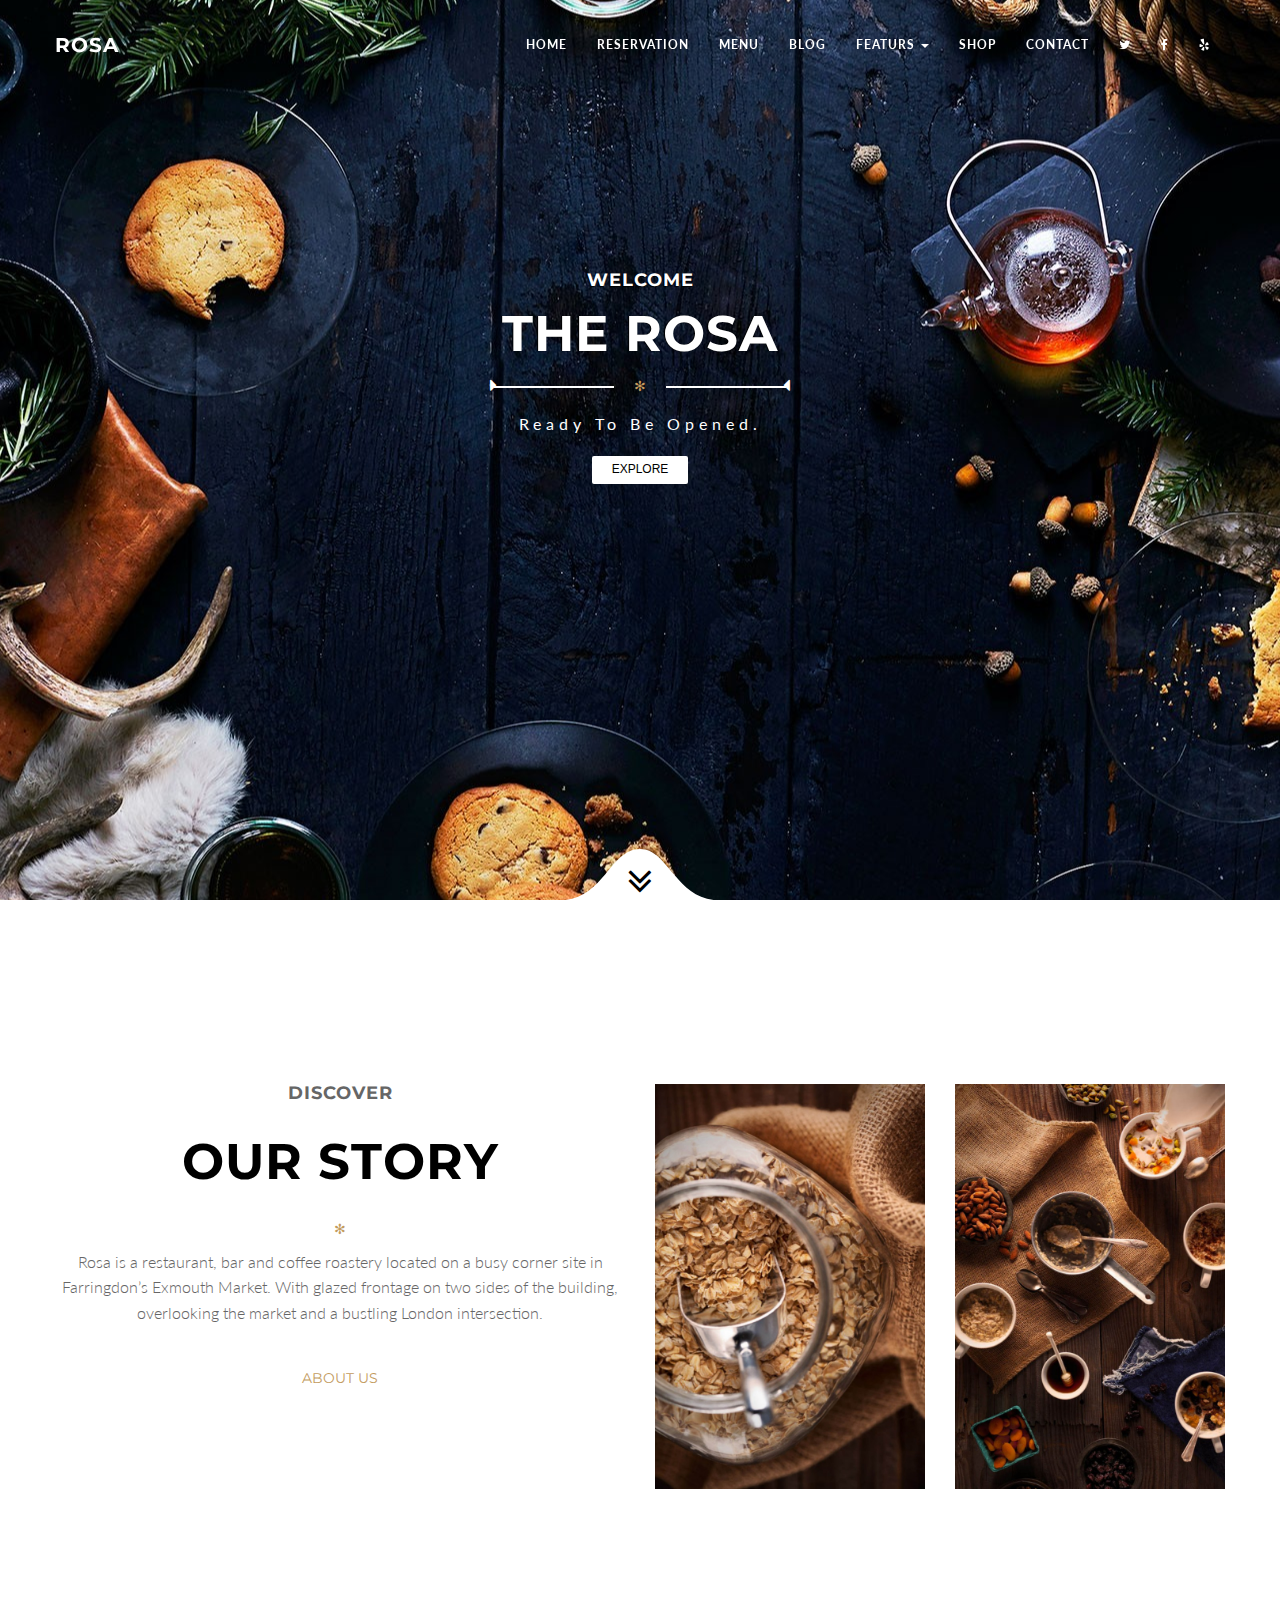
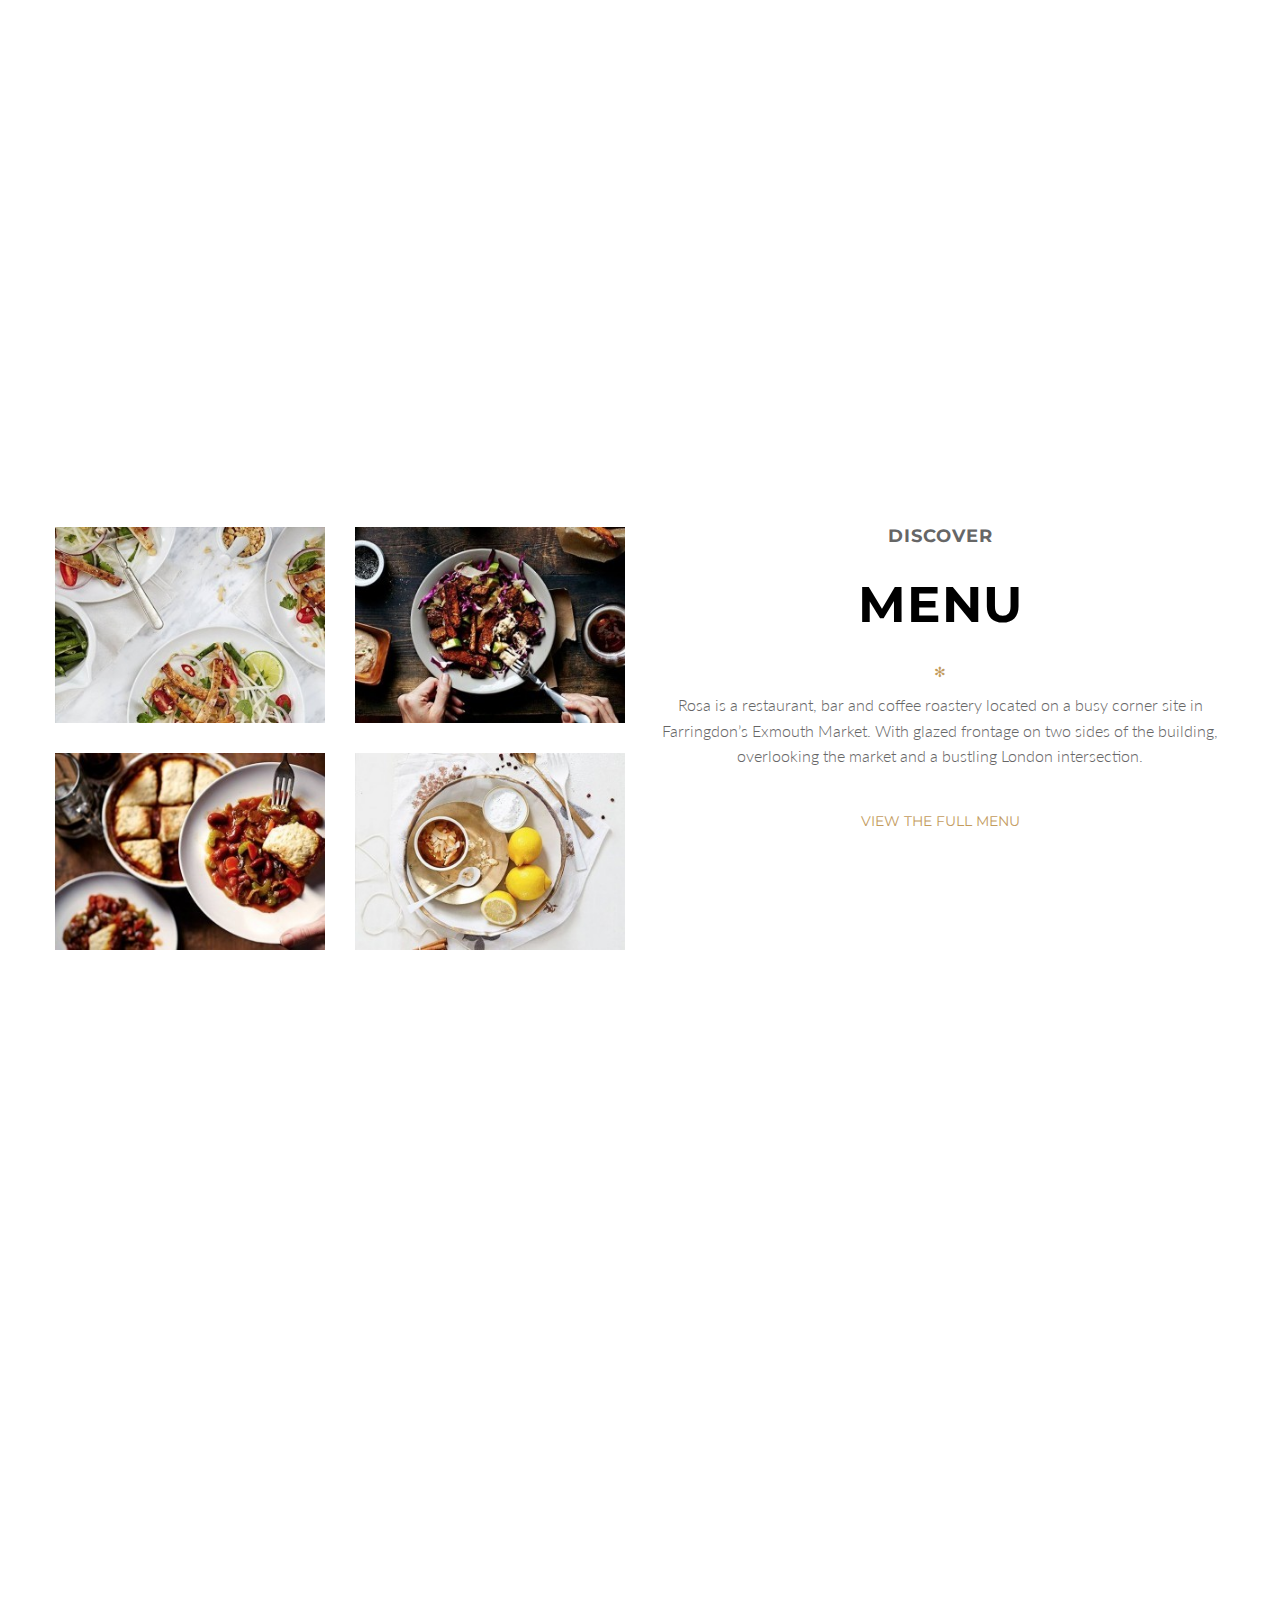
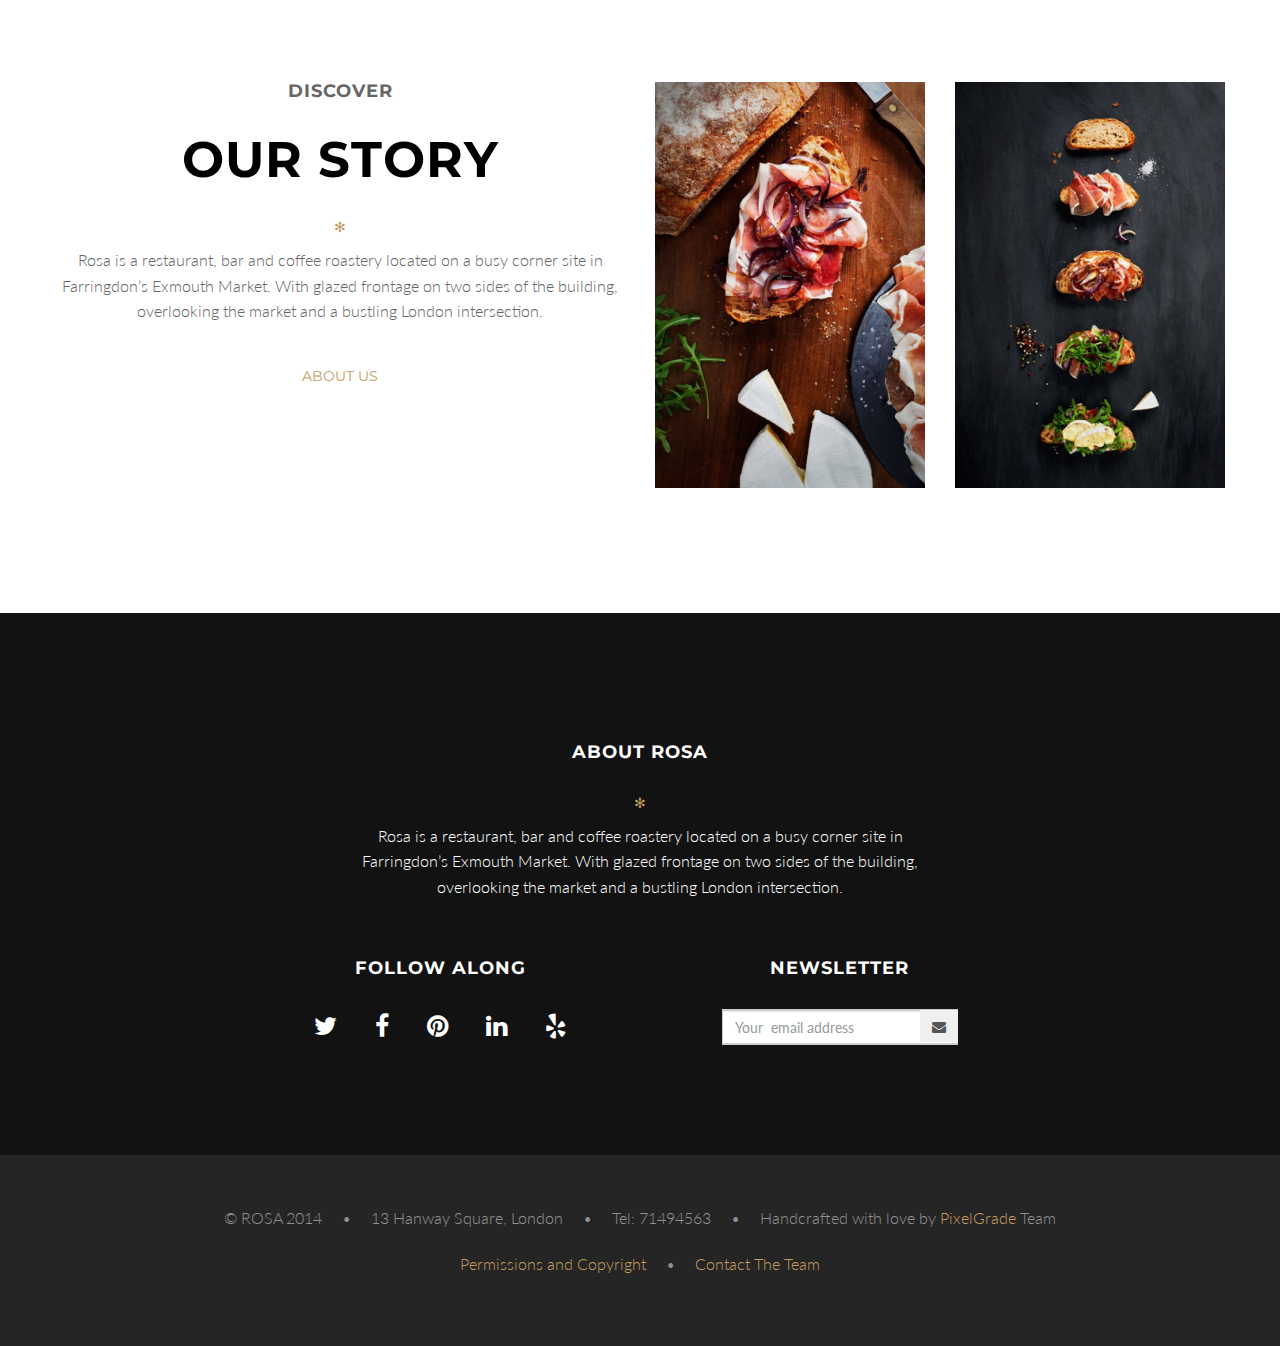
<file: index.html>
<!DOCTYPE html>
<html lang="en">

<head>
    <meta charset="utf-8">
    <meta name="viewport" content="width=device-width, initial-scale=1.0">
    <meta name="description" content="">
    <meta name="author" content="">

    <title>Rosa | Tanzil</title>

    

    <!-- Fonts -->
    <link rel="stylesheet" href="css/font-awesome.min.css">
    <!-- Bootstrap Core CSS -->
    <link rel="stylesheet" href="https://maxcdn.bootstrapcdn.com/bootstrap/3.3.4/css/bootstrap.min.css">
	<link href="css/animate.min.css" rel="stylesheet" />
    <!-- Squad theme CSS -->
    <link href="style.css" rel="stylesheet">
	<link href="css/default.css" rel="stylesheet">

</head>

<body  data-spy="scroll" >
	<!-- Preloader -->
	<div id="preloader">
	  <div class=""><i class="fa fa-circle-o-notch fa-spin"></i></div>
	</div>

	
    <nav class="navbar navbar-custom navbar-fixed-top" role="navigation">
        <div class="container">
            <div class="navbar-header page-scroll">
                <button type="button" class="navbar-toggle" data-toggle="collapse" data-target=".navbar-main-collapse">
                    <i class="fa fa-bars"></i>
                </button>
                <a class="navbar-brand" href="index.html">
                    <h1>Rosa</h1>
                </a>
            </div>

			<!-- Collect the nav links, forms, and other content for toggling -->
			<div class="collapse navbar-collapse navbar-right navbar-main-collapse">
				<ul class="nav navbar-nav">
					<li class="active"><a href="#intro">Home</a></li>
					<li><a href="#about">Reservation</a></li>
					<li><a href="#menu">Menu</a></li>
					<li><a href="#delight">Blog</a></li>
					<li class="dropdown"><a href="" class="dropdown-toggle" type="button" id="dropdownMenu1" data-toggle="dropdown" aria-expanded="true">Featurs <span class="caret"></span></a>
						<ul class="dropdown-menu" role="menu" aria-labelledby="dropdownMenu1">
							<li><a href="pages/reservation.html" target="_blank"> Reservation</a></li>
							<li><a href="pages/menu.html" target="_blank">Menu</a></li>
							<li><a href="#">Typography</a></li>
							<li><a href="#">Grid System</a></li>
						</ul>
					</li>
					<li><a href="">Shop</a></li>
					<li><a href="#contact">Contact</a></li>
					<li><a href=""><i class="fa fa-twitter"></i></a></li>
					<li><a href=""><i class="fa fa-facebook"></i></a></li>
					<li><a href=""><i class="fa fa-yelp"></i></a></li>
				</ul>  
			</div><!-- /.navbar-collapse -->
        </div><!-- /.container -->
    </nav>

	<!-- Section: intro -->
    <section id="intro" class="intro">
		<div class="slogan">
			<h4>WELCOME</h4>
			<h2>The Rosa</h2>
			<div class="line">
				<div class="star">✻</div>
				<i class="fa fa-caret-right pull-left"></i><div class="line-left pull-left"></div>
				<div class="line-right pull-right"></div><i class="fa fa-caret-left pull-right"></i>
			</div>
			<p>Ready To Be Opened.</p>
			<a href="" class="btn btn-default">Explore</a>
		</div>

		<!-- path -->
		<svg id="Layer_1" class="blurp--bottom" xml:space="preserve" enable-background="new 0 0 160.7 61.5" viewBox="0 0 160.7 61.5" y="0px" x="0px" xmlns:xlink="http://www.w3.org/1999/xlink" xmlns="http://www.w3.org/2000/svg" version="1.1" height="61" width="192" >

		<path fill="#FFFFFF" d="M80.3,62.5c0,0,22.1-2.7,43.1-5.4s41-5.4,36.6-5.4c-21.7,0-34.1-12.7-44.9-25.4S95.3,0,80.3,0c-15,0-24.1,12.7-34.9,25.4S22.3,50.8,0.6,51.8c-4.3,0-6.5,0,3.5,1.3S36.2,56.1,80.3,61.5z">
		<!--/. path -->

		<div class="page-scroll">
			<a href="#about" class="btn-circle">
				<i class="fa fa-angle-double-down animated"></i>
			</a>
		</div>
    </section><!-- /Section: intro -->
	

	<!-- Section: about -->
    <section id="about" class="home-section text-center">
		<div class="heading-about">
			<div class="container">
				<div class="row">
					<div class="col-lg-8 col-lg-offset-2">
						<div class="wow bounceInDown" data-wow-delay="0.4s">
							<div class="section-heading">
								<h2>About us</h2>
							</div>
						</div>
					</div>
				</div>
			</div>
		</div>
		
		<div class="container">
			<div class="row">
				<div class="col-md-6 text-center">
					<h4>DISCOVER</h4>
					<h2>OUR STORY</h2>
					<div class="star">✻</div>
					<p>
						Rosa is a restaurant, bar and coffee roastery located on a busy corner site in Farringdon’s Exmouth Market. With glazed frontage on two sides of the building, overlooking the market and a bustling London intersection.
					</p>
					<div class="text-center">
						<a href="" class="btn btn-link">About Us</a>
					</div>
				</div>
				<div class="col-md-3">
					<div class="img-scale">
						<a href=""><img src="images/story1.jpg" alt="" class="img-responsive"></a>
					</div>
				</div>
				<div class="col-md-3">
					<div class="img-scale">
						<a href=""><img src="images/story2.jpg" alt="" class="img-responsive"></a>
					</div>
				</div>
				
			</div>
		</div>
	</section>
	<!-- /Section: about -->
	
	<section class="container-fluid">
		<div  id="recipies">
			<div class="heading-about text-center">
				<div class="container">
					<div class="row">
						<div class="col-lg-8 col-lg-offset-2">
							<div class="wow bounceInDown" data-wow-delay="0.4s">
								<div class="section-heading">
									<h4>Tasteful</h4>
									<h2>RECIPES</h2>
								</div>
							</div>
						</div>
					</div>
				</div>
			</div>
		</div><!--  #recipies -->
	</section><!--  #recipies -->

	<section id="menu">
		<div class="container">
			<div class="heading-about text-center">
				<div class="container">
					<div class="row">
						<div class="col-lg-8 col-lg-offset-2">
							<div class="wow bounceInDown" data-wow-delay="0.4s">
								<div class="section-heading">
									<h2>MENU</h2>
								</div>
							</div>
						</div>
					</div>
				</div>
			</div>
			<div class="row">
				<div class="col-sm-6">
					<div class="row">
						<div class="col-sm-6">
							<div class="img-scale">
								<a href=""><img src="images/menu1.jpg" alt="" class="img-responsive"></a>
							</div>
						</div>
						<div class="col-sm-6">
							<div class="img-scale">
								<a href=""><img src="images/menu2.jpg" alt="" class="img-responsive"></a>
							</div>
						</div>
					</div>
					<div class="row">
						<div class="col-sm-6">
							<div class="img-scale">
								<a href=""><img src="images/menu3.jpg" alt="" class="img-responsive"></a>
							</div>
						</div>
						<div class="col-sm-6">
							<div class="img-scale">
								<a href=""><img src="images/menu4.jpg" alt="" class="img-responsive"></a>
							</div>
						</div>
					</div>
				</div>
				<div class="col-sm-6 text-center">
					<h4>DISCOVER</h4>
					<h2>MENU</h2>
					<div class="star">✻</div>
					<p>
						Rosa is a restaurant, bar and coffee roastery located on a busy corner site in Farringdon’s Exmouth Market. With glazed frontage on two sides of the building, overlooking the market and a bustling London intersection.
					</p>
					<div class="text-center">
						<a href="" class="btn btn-link">View The Full Menu</a>
					</div>
				</div>
			</div>
		</div>
	</section> <!-- #menu -->

	<section id="blend">
		<div class="container-fluid">
			<div class="heading-about text-center">
				<div class="container">
					<div class="row">
						<div class="col-lg-8 col-lg-offset-2">
							<div class="wow bounceInDown" data-wow-delay="0.4s">
								<div class="section-heading">
									<h4>The Perfect</h4>
									<h2>BLEND</h2>
								</div>
							</div>
						</div>
					</div>
				</div>
			</div>
		</div>
	</section> <!-- #blend -->

	<section id="delight">
		<div class="heading-about text-center">
			<div class="container">
				<div class="row">
					<div class="col-lg-8 col-lg-offset-2">
						<div class="wow bounceInDown" data-wow-delay="0.4s">
							<div class="section-heading">
								<h2>DELIGHT</h2>
							</div>
						</div>
					</div>
				</div>
			</div>
		</div>
		<div class="container">
			<div class="row">
				<div class="col-md-6 text-center">
					<h4>DISCOVER</h4>
					<h2>OUR STORY</h2>
					<div class="star">✻</div>
					<p>
						Rosa is a restaurant, bar and coffee roastery located on a busy corner site in Farringdon’s Exmouth Market. With glazed frontage on two sides of the building, overlooking the market and a bustling London intersection.
					</p>
					<div class="text-center">
						<a href="" class="btn btn-link">About Us</a>
					</div>
				</div>
				<div class="col-md-3">
					<div class="img-scale">
						<a href=""><img src="images/delight1.jpg" alt="delight1.jpg" class="img-responsive"></a>
					</div>
				</div>
				<div class="col-md-3">
					<div class="img-scale">
						<a href=""><img src="images/delight2.jpg" alt="delight1.jpg" class="img-responsive"></a>
					</div>
				</div>
			</div>
		</div>
	</section><!-- #delight -->

	<section id="footer-top">
		<div class="container">
			<div class="row">
				<div class="col-md-6 col-md-offset-3 text-center">
					<h4>ABOUT ROSA</h4>
					<div class="star">✻</div>
					<p>
						Rosa is a restaurant, bar and coffee roastery located on a busy corner site in Farringdon’s Exmouth Market. With glazed frontage on two sides of the building, overlooking the market and a bustling London intersection.
					</p>
				</div>
			</div>
			<div class="row">
				<div class="col-md-8 col-md-offset-2">
					<div class="row">
						<div class="col-md-6 text-center">
							<h4>Follow Along</h4>
							<div class="social-icon">
								<a href="" class="fa fa-twitter"></a>
								<a href="" class="fa fa-facebook"></a>
								<a href="" class="fa fa-pinterest"></a>
								<a href="" class="fa fa-linkedin"></a>
								<a href="" class="fa fa-yelp"></a>
							</div>
						</div>
						<div class="col-md-4 col-md-offset-1 text-center">
							<h4>Newsletter</h4>
							<form action="">
								<div class="input-group">
	                                <span class="input-group-addon">
		                                <input type="email" class="form-control" id="email" placeholder="Your  email address" required="required" />
		                                <button class="submit" type="submit">
											<i class="fa fa-envelope"></i>
										</button>
									</span>
	                            </div>
							</form>
						</div>
					</div>
				</div>
			</div>
		</div>
	</section><!-- #footer-top -->

	<section id="footer-bottom">
		<div class="container">
			<div class="row">
				<div class="col-md-12 text-center">
					<p>
						© ROSA 2014   &nbsp; &nbsp;  •  &nbsp; &nbsp;    
						13 Hanway Square, London   &nbsp; &nbsp;  •  &nbsp; &nbsp;    
						Tel: 71494563   &nbsp; &nbsp;  •  &nbsp; &nbsp;   
						 Handcrafted with love by <a href="">PixelGrade</a> Team
					</p>
					<p>
						<a href="">Permissions and Copyright</a> &nbsp; &nbsp;  •  &nbsp; &nbsp; 
						<a href="">Contact The Team</a>
					</p>
				</div>
			</div>
		</div>
	</section><!-- footer-bottom -->
	

	

	

<a id="back-to-top" href="body" class="btn-primary btn-lg back-to-top wow bounceInDown" data-wow-delay="0.4s"  role="button"  ><span style="color:#fff;" class="fa fa-chevron-up"></span>
</a>

    <!-- Core JavaScript Files -->
    <script src="https://code.jquery.com/jquery-1.11.1.min.js"></script>
    <script src="https://maxcdn.bootstrapcdn.com/bootstrap/3.3.4/js/bootstrap.min.js"></script>
    <script src="js/smoothscroll.js"></script>
    <script src="js/jquery.easing.js"></script>	
	<script src="js/jquery.parllax.js"></script>
	<script src="js/wow.min.js"></script>
    <!-- Custom Theme JavaScript -->
    <script src="js/custom.js"></script>

</body>

</html>
</file>
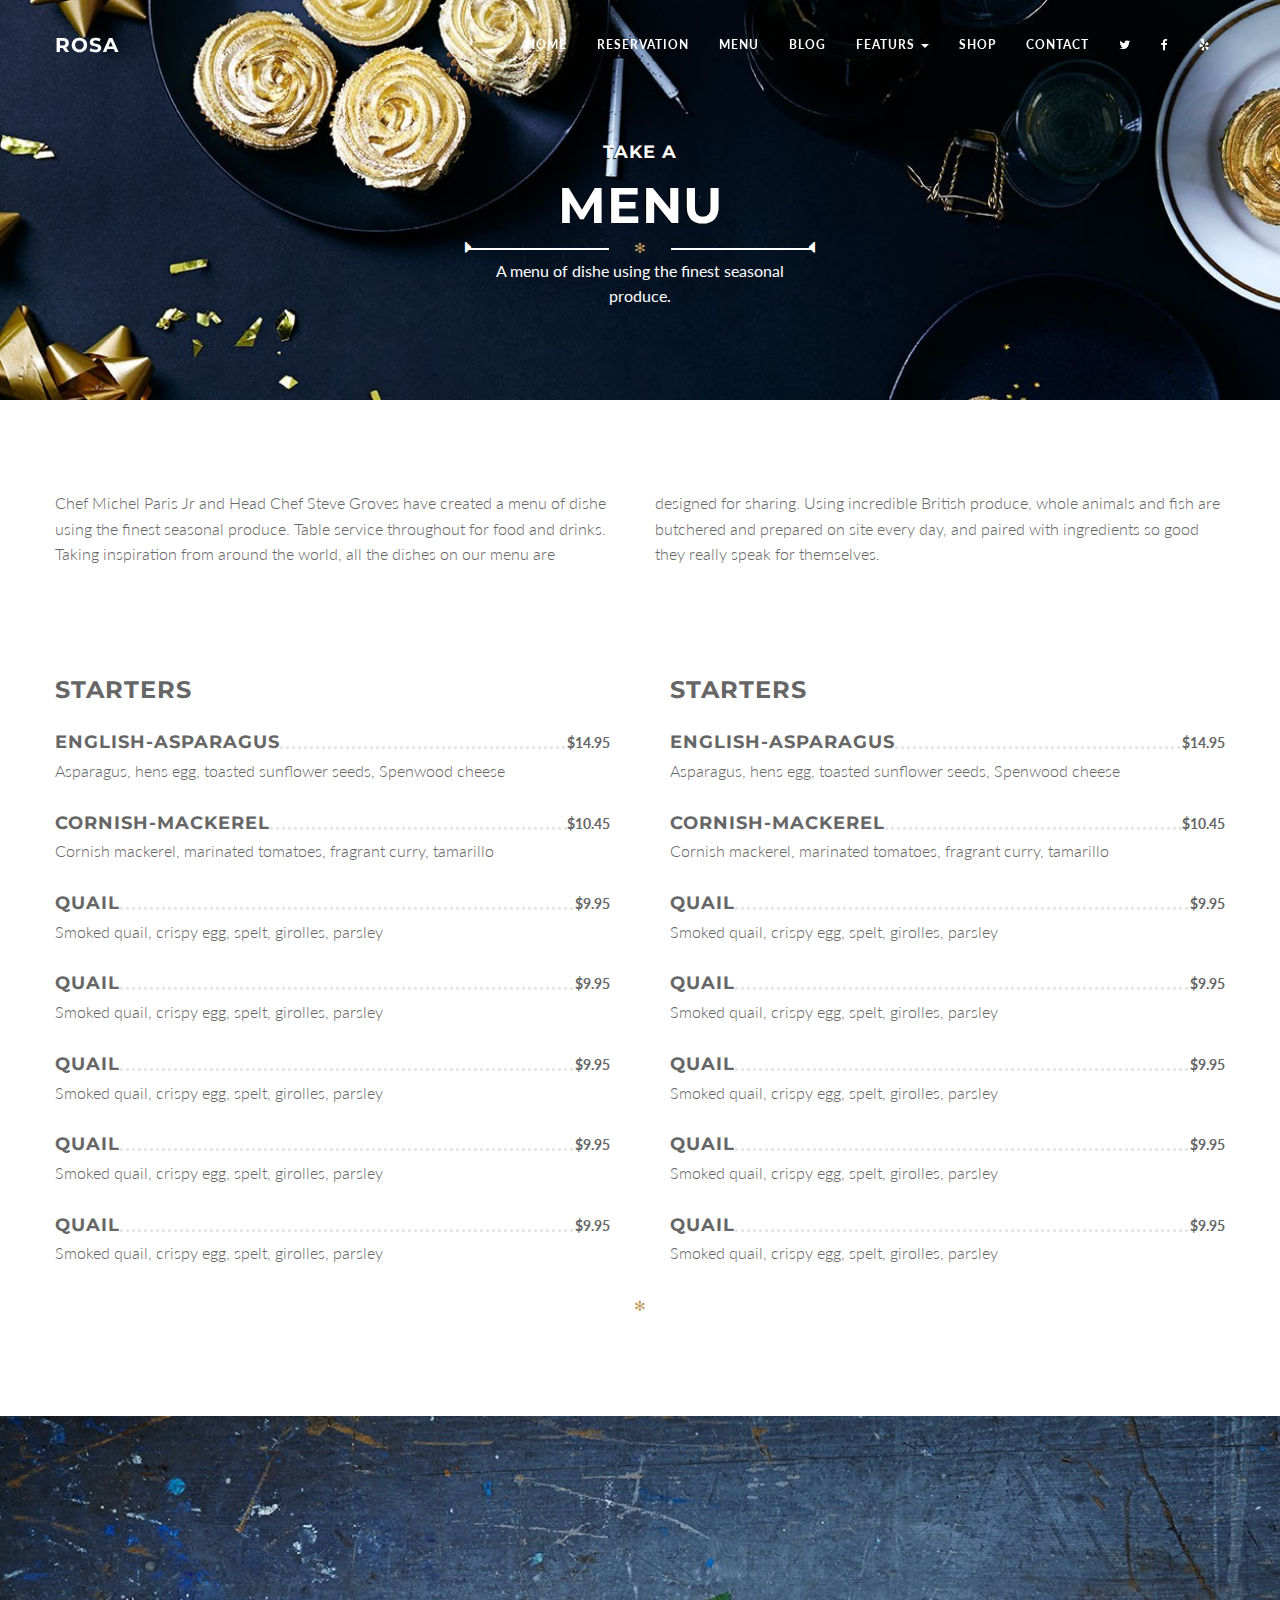
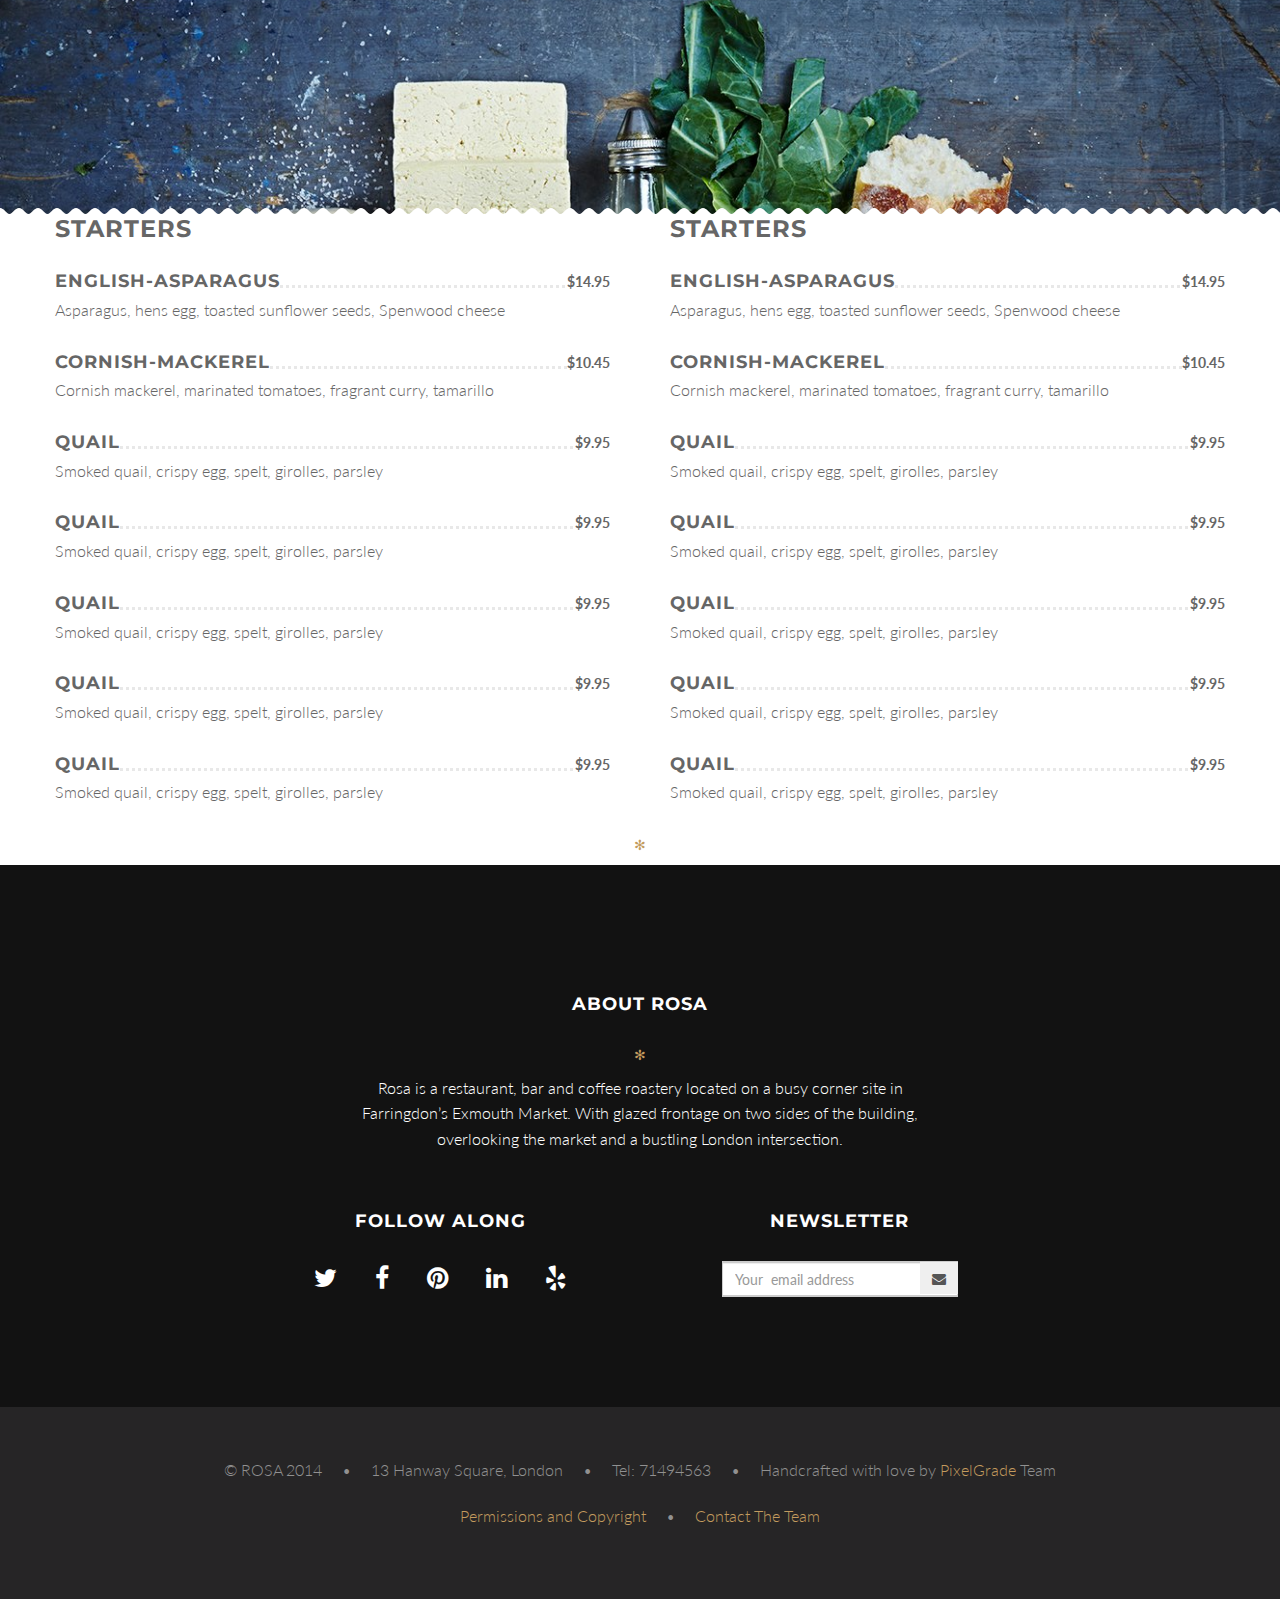
<file: pages/menu.html>
<!DOCTYPE html>
<html lang="en">

<head>
    <meta charset="utf-8">
    <meta name="viewport" content="width=device-width, initial-scale=1.0">
    <meta name="description" content="">
    <meta name="author" content="">

    <title>Rosa | Menu</title>

    <!-- Fonts -->
    <link href='http://fonts.googleapis.com/css?family=Droid+Sans:400,700|Open+Sans:400,300,300italic,400italic,600,600italic,700,700italic,800,800italic' rel='stylesheet' type='text/css'>
    <!-- Bootstrap Core CSS -->
    <link href="../css/bootstrap.min.css" rel="stylesheet" type="text/css">
    <link rel="stylesheet" href="http://maxcdn.bootstrapcdn.com/font-awesome/4.3.0/css/font-awesome.min.css">
	<link href="../css/animate.min.css" rel="stylesheet" />
    <!-- Squad theme CSS -->
    <link href="../style.css" rel="stylesheet">
	<link href="../css/default.css" rel="stylesheet">

</head>

<body  data-spy="scroll" >
	<!-- Preloader -->
	<div id="preloader">
	  <div id="load"></div>
	</div>

	
    <nav class="navbar navbar-custom navbar-fixed-top" role="navigation">
        <div class="container">
            <div class="navbar-header page-scroll">
                <button type="button" class="navbar-toggle" data-toggle="collapse" data-target=".navbar-main-collapse">
                    <i class="fa fa-bars"></i>
                </button>
                <a class="navbar-brand" href="../index.html">
                    <h1>Rosa</h1>
                </a>
            </div>

			<!-- Collect the nav links, forms, and other content for toggling -->
			<div class="collapse navbar-collapse navbar-right navbar-main-collapse">
				<ul class="nav navbar-nav">
					<li class="active"><a href="#intro">Home</a></li>
					<li><a href="#about">Reservation</a></li>
					<li><a href="#menu">Menu</a></li>
					<li><a href="#delight">Blog</a></li>
					<li class="dropdown"><a href="" class="dropdown-toggle" type="button" id="dropdownMenu1" data-toggle="dropdown" aria-expanded="true">Featurs <span class="caret"></span></a>
						<ul class="dropdown-menu" role="menu" aria-labelledby="dropdownMenu1">
							<li><a href="#">One page</a></li>
							<li><a href="#">ShortCode</a></li>
							<li><a href="#">Typography</a></li>
							<li><a href="#">Grid System</a></li>
						</ul>
					</li>
					<li><a href="">Shop</a></li>
					<li><a href="#contact">Contact</a></li>
					<li><a href=""><i class="fa fa-twitter"></i></a></li>
					<li><a href=""><i class="fa fa-facebook"></i></a></li>
					<li><a href=""><i class="fa fa-yelp"></i></a></li>
				</ul>  
			</div><!-- /.navbar-collapse -->
        </div><!-- /.container -->
    </nav>

	<!-- #menu-intro -->
    <section id="menu-intro" class="menu-intro">
		<div class="slogan" id="line">
			<h4>Take a</h4>
			<h2>Menu</h2>
			<div class="line" >
				<div class="star">✻</div>
				<i class="fa fa-caret-right pull-left"></i><div class="line-left pull-left"></div>
				<div class="line-right pull-right"></div><i class="fa fa-caret-left pull-right"></i>
			</div>
			<p>A menu of dishe using the finest seasonal produce. </p>
		</div>
    </section><!-- /#menu-intro -->

	
	<section id="content">
		<div class="container">
			<div class="row">
				<div class="col-sm-6">
					<p>
						Chef Michel Paris Jr and Head Chef Steve Groves have created a menu of dishe using the finest seasonal produce. Table service throughout for food and drinks. Taking inspiration from around the world, all the dishes on our menu are
					</p>
				</div>
				<div class="col-sm-6">
					<p>
						designed for sharing. Using incredible British produce, whole animals and fish are butchered and prepared on site every day, and paired with ingredients so good they really speak for themselves.
					</p>
				</div>
			</div>
		</div>
	</section>
	

	<section id="food-menu">
		<div class="container">
			<div class="row">
				<div class="col-sm-6 first-menu">
					<h3>Starters</h3>
					<div class="single-items">
						<div class="single-price">
							<h4>English-asparagus</h4>
								<i></i>
							<b>$14.95</b>
						</div>
						<p>Asparagus, hens egg, toasted sunflower seeds, Spenwood cheese</p>
					</div>
					<div class="single-items">
						<div class="single-price">
							<h4>Cornish-mackerel</h4>
								<i></i>
							<b>$10.45</b>
						</div>
						<p>Cornish mackerel, marinated tomatoes, fragrant curry, tamarillo</p>
					</div>
					<div class="single-items">
						<div class="single-price">
							<h4>Quail</h4>
								<i></i>
							<b>$9.95</b>
						</div>
						<p>Smoked quail, crispy egg, spelt, girolles, parsley</p>
					</div>
					<div class="single-items">
						<div class="single-price">
							<h4>Quail</h4>
								<i></i>
							<b>$9.95</b>
						</div>
						<p>Smoked quail, crispy egg, spelt, girolles, parsley</p>
					</div>
					<div class="single-items">
						<div class="single-price">
							<h4>Quail</h4>
								<i></i>
							<b>$9.95</b>
						</div>
						<p>Smoked quail, crispy egg, spelt, girolles, parsley</p>
					</div>
					<div class="single-items">
						<div class="single-price">
							<h4>Quail</h4>
								<i></i>
							<b>$9.95</b>
						</div>
						<p>Smoked quail, crispy egg, spelt, girolles, parsley</p>
					</div>
					<div class="single-items">
						<div class="single-price">
							<h4>Quail</h4>
								<i></i>
							<b>$9.95</b>
						</div>
						<p>Smoked quail, crispy egg, spelt, girolles, parsley</p>
					</div>
				</div>

				<div class="col-sm-6 second-menu">
					<h3>Starters</h3>
					<div class="single-items">
						<div class="single-price">
							<h4>English-asparagus</h4>
								<i></i>
							<b>$14.95</b>
						</div>
						<p>Asparagus, hens egg, toasted sunflower seeds, Spenwood cheese</p>
					</div>
					<div class="single-items">
						<div class="single-price">
							<h4>Cornish-mackerel</h4>
								<i></i>
							<b>$10.45</b>
						</div>
						<p>Cornish mackerel, marinated tomatoes, fragrant curry, tamarillo</p>
					</div>
					<div class="single-items">
						<div class="single-price">
							<h4>Quail</h4>
								<i></i>
							<b>$9.95</b>
						</div>
						<p>Smoked quail, crispy egg, spelt, girolles, parsley</p>
					</div>
					<div class="single-items">
						<div class="single-price">
							<h4>Quail</h4>
								<i></i>
							<b>$9.95</b>
						</div>
						<p>Smoked quail, crispy egg, spelt, girolles, parsley</p>
					</div>
					<div class="single-items">
						<div class="single-price">
							<h4>Quail</h4>
								<i></i>
							<b>$9.95</b>
						</div>
						<p>Smoked quail, crispy egg, spelt, girolles, parsley</p>
					</div>
					<div class="single-items">
						<div class="single-price">
							<h4>Quail</h4>
								<i></i>
							<b>$9.95</b>
						</div>
						<p>Smoked quail, crispy egg, spelt, girolles, parsley</p>
					</div>
					<div class="single-items">
						<div class="single-price">
							<h4>Quail</h4>
								<i></i>
							<b>$9.95</b>
						</div>
						<p>Smoked quail, crispy egg, spelt, girolles, parsley</p>
					</div>
				</div>
				<div class="star text-center">✻</div>
			</div><!-- row -->
		</div>
	</section> <!-- /#food-menu -->
	
	
	<section id="section-img">
	
	</section><!-- /section-img -->


	<section id="second-food-menu">
		<div class="container">
			<div class="row">
				<div class="col-sm-6 first-menu">
					<h3>Starters</h3>
					<div class="single-items">
						<div class="single-price">
							<h4>English-asparagus</h4>
								<i></i>
							<b>$14.95</b>
						</div>
						<p>Asparagus, hens egg, toasted sunflower seeds, Spenwood cheese</p>
					</div>
					<div class="single-items">
						<div class="single-price">
							<h4>Cornish-mackerel</h4>
								<i></i>
							<b>$10.45</b>
						</div>
						<p>Cornish mackerel, marinated tomatoes, fragrant curry, tamarillo</p>
					</div>
					<div class="single-items">
						<div class="single-price">
							<h4>Quail</h4>
								<i></i>
							<b>$9.95</b>
						</div>
						<p>Smoked quail, crispy egg, spelt, girolles, parsley</p>
					</div>
					<div class="single-items">
						<div class="single-price">
							<h4>Quail</h4>
								<i></i>
							<b>$9.95</b>
						</div>
						<p>Smoked quail, crispy egg, spelt, girolles, parsley</p>
					</div>
					<div class="single-items">
						<div class="single-price">
							<h4>Quail</h4>
								<i></i>
							<b>$9.95</b>
						</div>
						<p>Smoked quail, crispy egg, spelt, girolles, parsley</p>
					</div>
					<div class="single-items">
						<div class="single-price">
							<h4>Quail</h4>
								<i></i>
							<b>$9.95</b>
						</div>
						<p>Smoked quail, crispy egg, spelt, girolles, parsley</p>
					</div>
					<div class="single-items">
						<div class="single-price">
							<h4>Quail</h4>
								<i></i>
							<b>$9.95</b>
						</div>
						<p>Smoked quail, crispy egg, spelt, girolles, parsley</p>
					</div>
				</div>

				<div class="col-sm-6 second-menu">
					<h3>Starters</h3>
					<div class="single-items">
						<div class="single-price">
							<h4>English-asparagus</h4>
								<i></i>
							<b>$14.95</b>
						</div>
						<p>Asparagus, hens egg, toasted sunflower seeds, Spenwood cheese</p>
					</div>
					<div class="single-items">
						<div class="single-price">
							<h4>Cornish-mackerel</h4>
								<i></i>
							<b>$10.45</b>
						</div>
						<p>Cornish mackerel, marinated tomatoes, fragrant curry, tamarillo</p>
					</div>
					<div class="single-items">
						<div class="single-price">
							<h4>Quail</h4>
								<i></i>
							<b>$9.95</b>
						</div>
						<p>Smoked quail, crispy egg, spelt, girolles, parsley</p>
					</div>
					<div class="single-items">
						<div class="single-price">
							<h4>Quail</h4>
								<i></i>
							<b>$9.95</b>
						</div>
						<p>Smoked quail, crispy egg, spelt, girolles, parsley</p>
					</div>
					<div class="single-items">
						<div class="single-price">
							<h4>Quail</h4>
								<i></i>
							<b>$9.95</b>
						</div>
						<p>Smoked quail, crispy egg, spelt, girolles, parsley</p>
					</div>
					<div class="single-items">
						<div class="single-price">
							<h4>Quail</h4>
								<i></i>
							<b>$9.95</b>
						</div>
						<p>Smoked quail, crispy egg, spelt, girolles, parsley</p>
					</div>
					<div class="single-items">
						<div class="single-price">
							<h4>Quail</h4>
								<i></i>
							<b>$9.95</b>
						</div>
						<p>Smoked quail, crispy egg, spelt, girolles, parsley</p>
					</div>
				</div>
				<div class="star text-center">✻</div>
			</div><!-- row -->
		</div>
	</section><!-- second-food-menu -->


	<!-- #footer-top -->
	<section id="footer-top">
		<div class="container">
			<div class="row">
				<div class="col-md-6 col-md-offset-3 text-center">
					<h4>ABOUT ROSA</h4>
					<div class="star">✻</div>
					<p>
						Rosa is a restaurant, bar and coffee roastery located on a busy corner site in Farringdon’s Exmouth Market. With glazed frontage on two sides of the building, overlooking the market and a bustling London intersection.
					</p>
				</div>
			</div>
			<div class="row">
				<div class="col-md-8 col-md-offset-2">
					<div class="row">
						<div class="col-md-6 text-center">
							<h4>Follow Along</h4>
							<div class="social-icon">
								<a href="" class="fa fa-twitter"></a>
								<a href="" class="fa fa-facebook"></a>
								<a href="" class="fa fa-pinterest"></a>
								<a href="" class="fa fa-linkedin"></a>
								<a href="" class="fa fa-yelp"></a>
							</div>
						</div>
						<div class="col-md-4 col-md-offset-1 text-center">
							<h4>Newsletter</h4>
							<form action="">
								<div class="input-group">
	                                <span class="input-group-addon">
		                                <input type="email" class="form-control" id="email" placeholder="Your  email address" required="required" />
		                                <button class="submit" type="submit">
											<i class="fa fa-envelope"></i>
										</button>
									</span>
	                            </div>
							</form>
						</div>
					</div>
				</div>
			</div>
		</div>
	</section><!-- /#footer-top -->
	
	<!-- #footer-bottom -->
	<section id="footer-bottom">
		<div class="container">
			<div class="row">
				<div class="col-md-12 text-center">
					<p>
						© ROSA 2014   &nbsp; &nbsp;  •  &nbsp; &nbsp;    
						13 Hanway Square, London   &nbsp; &nbsp;  •  &nbsp; &nbsp;    
						Tel: 71494563   &nbsp; &nbsp;  •  &nbsp; &nbsp;   
						 Handcrafted with love by <a href="">PixelGrade</a> Team
					</p>
					<p>
						<a href="">Permissions and Copyright</a> &nbsp; &nbsp;  •  &nbsp; &nbsp; 
						<a href="">Contact The Team</a>
					</p>
				</div>
			</div>
		</div>
	</section><!-- /#footer-bottom -->
	

	

	

<a id="back-to-top" href="body" class="btn-primary btn-lg back-to-top wow bounceInDown" data-wow-delay="0.4s"  role="button"  ><span style="color:#fff;" class="fa fa-chevron-up"></span>
</a>

    <!-- Core JavaScript Files -->
    <script src="../js/jquery.js"></script>
    
    <script src="../js/bootstrap.min.js"></script>
    <script src="../js/smoothscroll.js"></script>
    <script src="../js/jquery.easing.js"></script>	
	<script src="../js/jquery.scrollTo.js"></script>
	<script src="../js/jquery.parllax.js"></script>
	<script src="../js/wow.min.js"></script>
    <!-- Custom Theme JavaScript -->
    <script src="../js/custom.js"></script>

</body>

</html>
</file>
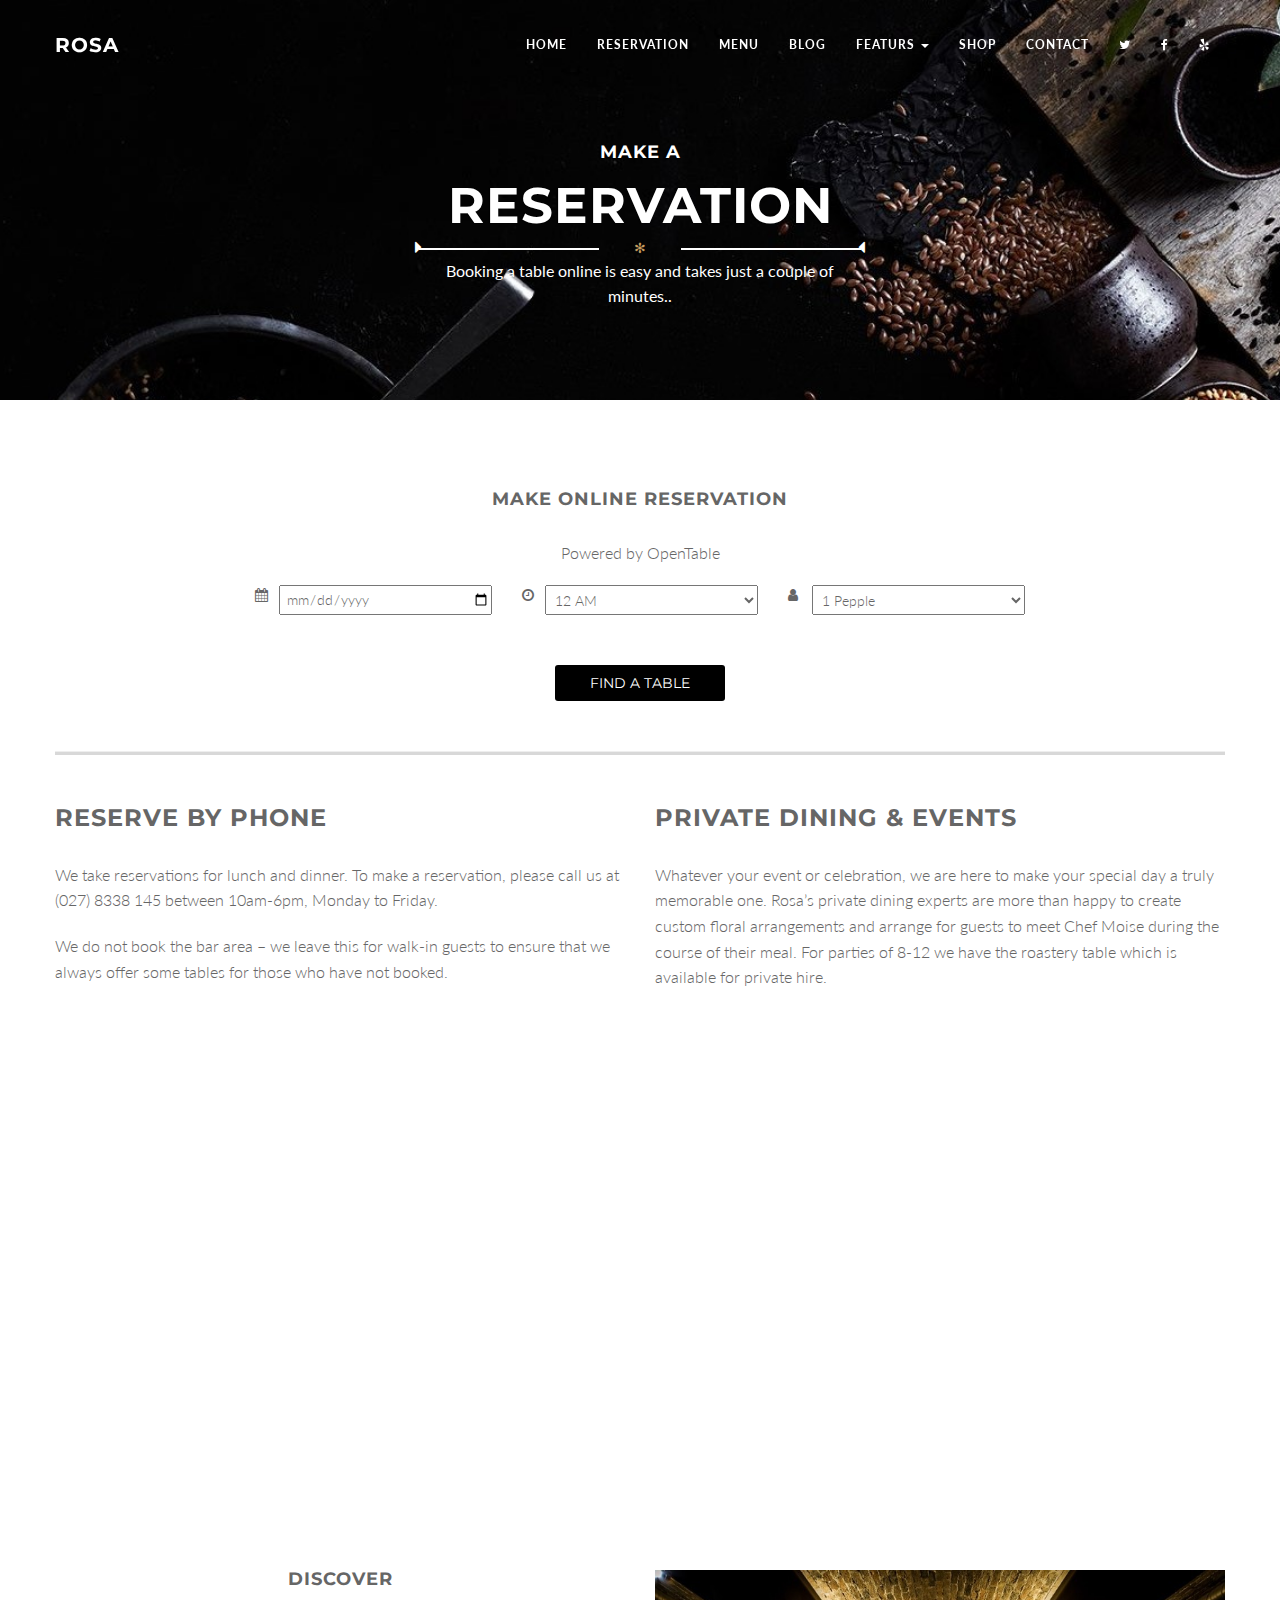
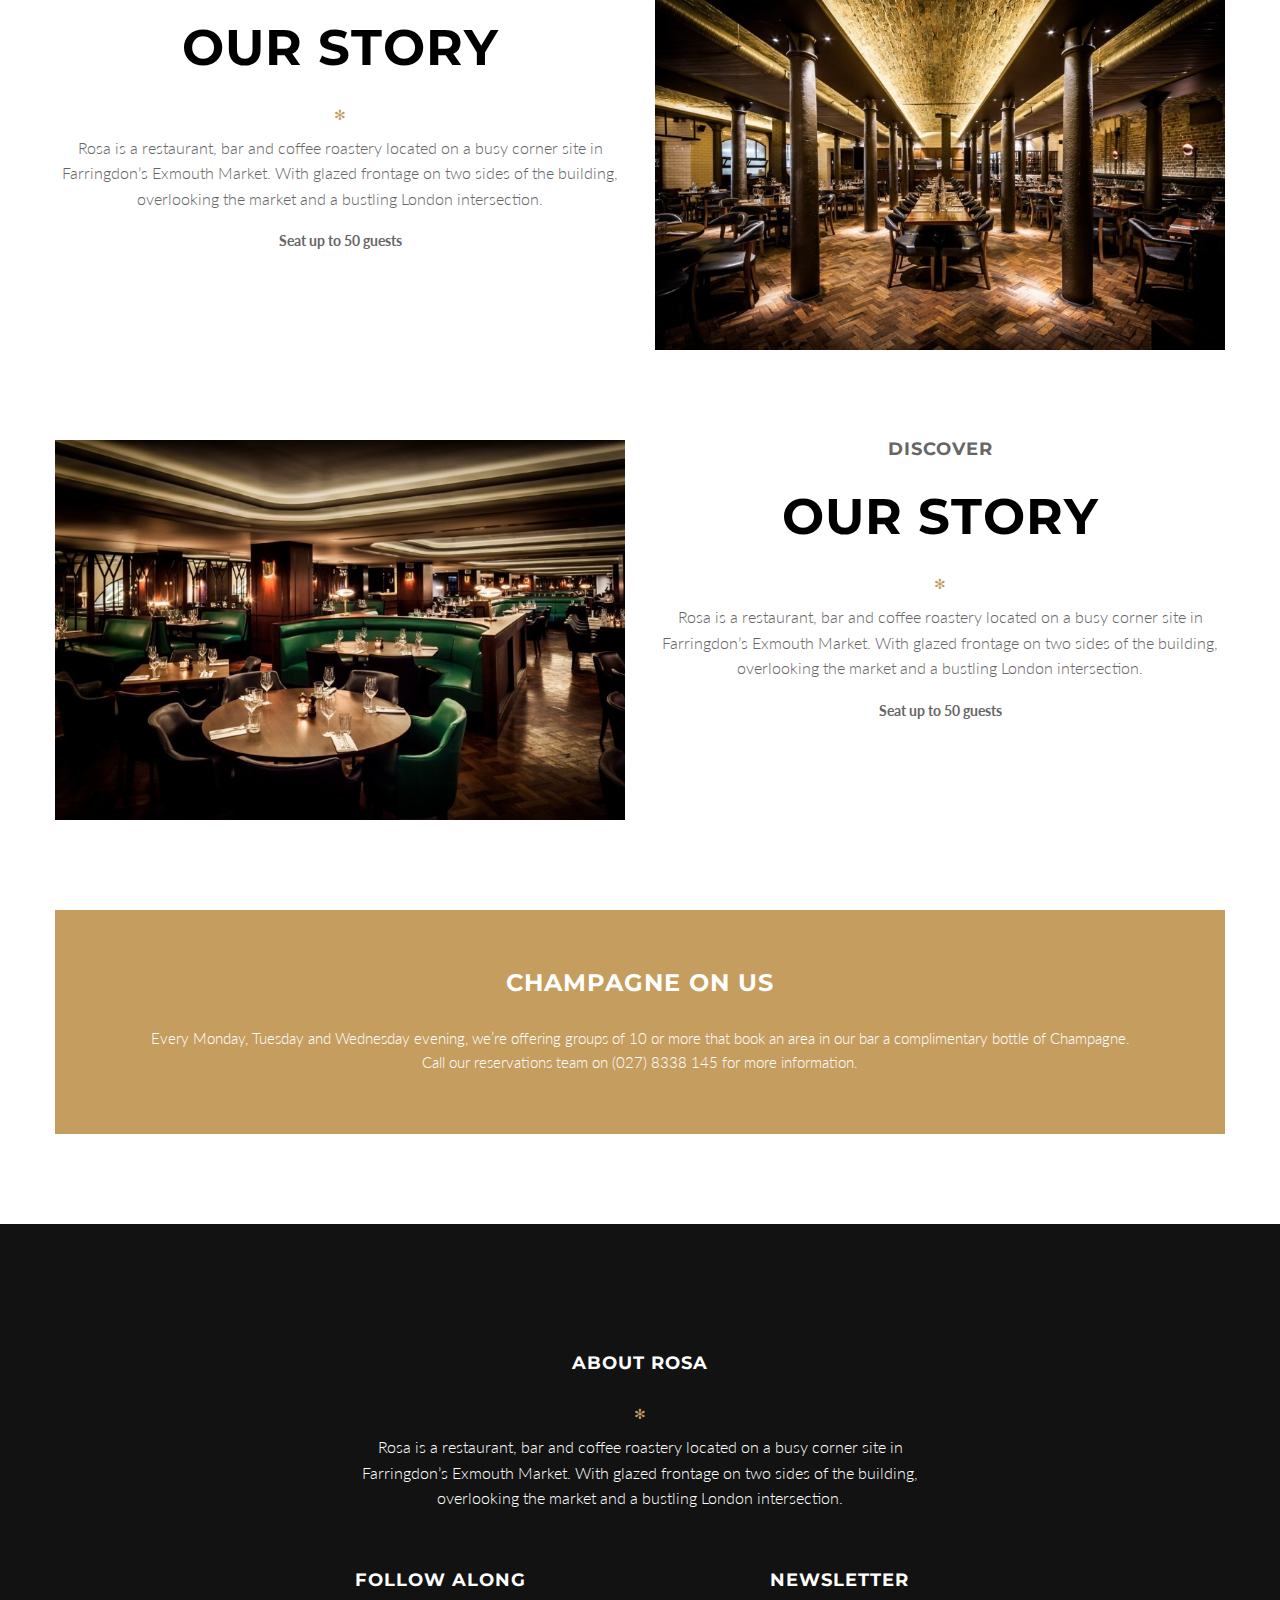
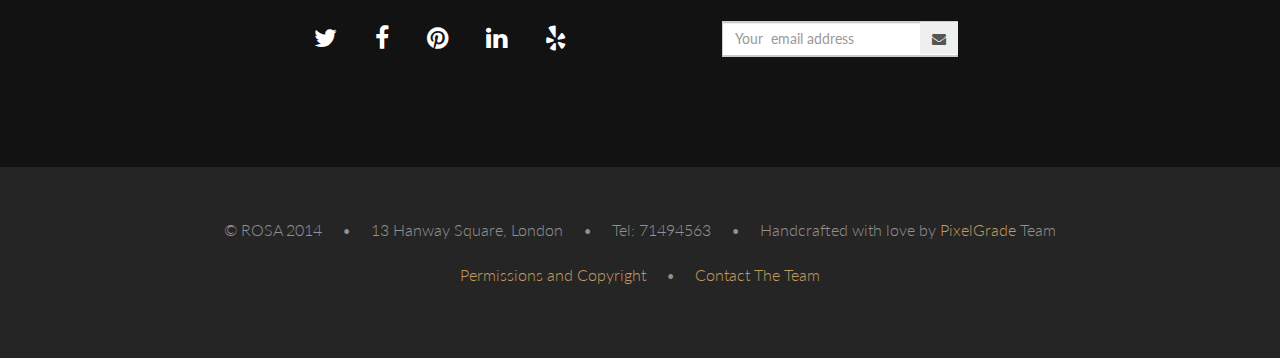
<file: pages/reservation.html>
<!DOCTYPE html>
<html lang="en">

<head>
    <meta charset="utf-8">
    <meta name="viewport" content="width=device-width, initial-scale=1.0">
    <meta name="description" content="">
    <meta name="author" content="">

    <title>Rosa | by Shahali</title>

    <!-- Fonts -->
    <link href='http://fonts.googleapis.com/css?family=Droid+Sans:400,700|Open+Sans:400,300,300italic,400italic,600,600italic,700,700italic,800,800italic' rel='stylesheet' type='text/css'>
    <!-- Bootstrap Core CSS -->
    <link href="../css/bootstrap.min.css" rel="stylesheet" type="text/css">
    <link rel="stylesheet" href="http://maxcdn.bootstrapcdn.com/font-awesome/4.3.0/css/font-awesome.min.css">
	<link href="../css/animate.min.css" rel="stylesheet" />
    <!-- Squad theme CSS -->
    <link href="../style.css" rel="stylesheet">
	<link href="../css/default.css" rel="stylesheet">

</head>

<body  data-spy="scroll" >
	<!-- Preloader -->
	<div id="preloader">
	  <div id="load"></div>
	</div>

	
    <nav class="navbar navbar-custom navbar-fixed-top" role="navigation">
        <div class="container">
            <div class="navbar-header page-scroll">
                <button type="button" class="navbar-toggle" data-toggle="collapse" data-target=".navbar-main-collapse">
                    <i class="fa fa-bars"></i>
                </button>
                <a class="navbar-brand" href="../index.html">
                    <h1>Rosa</h1>
                </a>
            </div>

			<!-- Collect the nav links, forms, and other content for toggling -->
			<div class="collapse navbar-collapse navbar-right navbar-main-collapse">
				<ul class="nav navbar-nav">
					<li class="active"><a href="#intro">Home</a></li>
					<li><a href="#about">Reservation</a></li>
					<li><a href="#menu">Menu</a></li>
					<li><a href="#delight">Blog</a></li>
					<li class="dropdown"><a href="" class="dropdown-toggle" type="button" id="dropdownMenu1" data-toggle="dropdown" aria-expanded="true">Featurs <span class="caret"></span></a>
						<ul class="dropdown-menu" role="menu" aria-labelledby="dropdownMenu1">
							<li><a href="#">One page</a></li>
							<li><a href="#">ShortCode</a></li>
							<li><a href="#">Typography</a></li>
							<li><a href="#">Grid System</a></li>
						</ul>
					</li>
					<li><a href="">Shop</a></li>
					<li><a href="#contact">Contact</a></li>
					<li><a href=""><i class="fa fa-twitter"></i></a></li>
					<li><a href=""><i class="fa fa-facebook"></i></a></li>
					<li><a href=""><i class="fa fa-yelp"></i></a></li>
				</ul>  
			</div><!-- /.navbar-collapse -->
        </div><!-- /.container -->
    </nav>

	<!-- #reservation-intro -->
    <section id="reservation-intro" class="reservation-intro">
		<div class="slogan">
			<h4>Make a</h4>
			<h2>RESERVATION</h2>
			<div class="line">
				<div class="star">✻</div>
				<i class="fa fa-caret-right pull-left"></i><div class="line-left pull-left"></div>
				<div class="line-right pull-right"></div><i class="fa fa-caret-left pull-right"></i>
			</div>
			<p>Booking a table online is easy and takes just a couple of minutes..</p>
		</div>
    </section><!-- /#reservation-intro -->

	<!-- #online-reserve -->
    <section id="online-reserve">
    	<div class="container">
    		<div class="row">
    			<div class="col-md-12 text-center">
    				<h4>Make Online Reservation</h4>
    				<p>Powered by OpenTable</p>
    			</div>
    		</div>
    		<div class="row">
    			<div class="col-sm-8 col-sm-offset-2">
					<div class="row">
		    			<form action="">
		    				<div class="col-sm-4">
		    					<i class="fa fa-calendar"></i>
		    					<input type="date"  name="" id="datepicker" placeholder="Date">
		    				</div>
		    				<div class="col-sm-4">
		    					<i class="fa fa-clock-o"></i>
		    					<select name="" id="" >
		    						<option value="12 AM">12 AM</option>
		    						<option value="1 AM">1 AM</option>
		    						<option value="2 AM">2 AM</option>
		    						<option value="3 AM">3 AM</option>
		    						<option value="4 AM">4 AM</option>
		    						<option value="5 AM">5 AM</option>
		    						<option value="6 AM">6 AM</option>
		    						<option value="7 AM">7 AM</option>
		    						<option value="8 AM">8 AM</option>
		    						<option value="9 AM">9 AM</option>
		    						<option value="10 AM">10 AM</option>
		    						<option value="11 AM">11 AM</option>
		    						<option value="12 AM">12 PM</option>
		    					</select>
		    				</div>
		    				<div class="col-sm-4">
		    					<i class="fa fa-user"></i>
		    					<select name="" id="" >
		    						<option value="1 Pepple">1 Pepple</option>
		    						<option value="2 Pepple">2 Pepple</option>
		    						<option value="3 Pepple">3 Pepple</option>
		    						<option value="4 Pepple">4 Pepple</option>
		    						<option value="5 Pepple">5 Pepple</option>
		    						<option value="6 Pepple">6 Pepple</option>
		    						<option value="7 Pepple">7 Pepple</option>
		    					</select>
		    				</div>
		    			</form><!-- form -->
		    		</div>   				
    			</div>
    		</div>
    		<div class="row">
    			<div class="col-sm-12 text-center">
    				<div class="find-table">
	    				<a href="" class="btn btn-default">FIND A TABLE</a>
	    			</div>
    			</div>
    		</div>
    		<hr>
    		<div class="row">
    			<div class="col-sm-6">
    				<h3>Reserve by Phone</h3>
    				<p>
    					We take reservations for lunch and dinner. To make a reservation, please call us at (027) 8338 145 between 10am-6pm, Monday to Friday.
    				</p>
    				<p>
    					We do not book the bar area – we leave this for walk-in guests to ensure that we always offer some tables for those who have not booked.
    				</p>
    			</div>
    			<div class="col-sm-6">
    				<h3>Private Dining & Events</h3>
    				<p>
    					Whatever your event or celebration, we are here to make your special day a truly memorable one. Rosa’s private dining experts are more than happy to create custom floral arrangements and arrange for guests to meet Chef Moise during the course of their meal. For parties of 8-12 we have the roastery table which is available for private hire.
    				</p>
    			</div>
    		</div>
    	</div><!-- container -->
    </section><!-- /#online-reserve -->
	
	<section id="drink-img">

	</section><!-- drink-img -->
	


	<!-- info -->
	<section id="info">
		<div class="container">
			<div class="row">
				<div class="col-md-6 text-center">
					<h4>DISCOVER</h4>
					<h2>OUR STORY</h2>
					<div class="star">✻</div>
					<p>
						Rosa is a restaurant, bar and coffee roastery located on a busy corner site in Farringdon’s Exmouth Market. With glazed frontage on two sides of the building, overlooking the market and a bustling London intersection.
					</p>
					<div class="text-center">
						<b>Seat up to 50 guests</b>
					</div>
				</div>
				<div class="col-md-6">
					<div class="img-scale">
						<a href=""><img src="../images/seven_dials-006.jpg" alt="" class="img-responsive"></a>
					</div>
				</div>
			</div>

			<div class="row">
				<div class="col-md-6">
					<div class="img-scale">
						<a href=""><img src="../images/air_street-010.jpg" alt="" class="img-responsive"></a>
					</div>
				</div>
				<div class="col-md-6 text-center">
					<h4>DISCOVER</h4>
					<h2>OUR STORY</h2>
					<div class="star">✻</div>
					<p>
						Rosa is a restaurant, bar and coffee roastery located on a busy corner site in Farringdon’s Exmouth Market. With glazed frontage on two sides of the building, overlooking the market and a bustling London intersection.
					</p>
					<div class="text-center">
						<b>Seat up to 50 guests</b>
					</div>
				</div>
			</div>
			<div class="row" id="info-letter">
				<div class="col-sm-12 text-center">
					<h3>Champagne on us</h3>
					<p>
						Every Monday, Tuesday and Wednesday evening, we’re offering groups of 10 or more that book an area in our bar a complimentary bottle of Champagne.
					</p>
					<p>Call our reservations team on (027) 8338 145 for more information.</p>
				</div>
			</div>
		</div>
	</section><!-- /#info -->

	<!-- #footer-top -->
	<section id="footer-top">
		<div class="container">
			<div class="row">
				<div class="col-md-6 col-md-offset-3 text-center">
					<h4>ABOUT ROSA</h4>
					<div class="star">✻</div>
					<p>
						Rosa is a restaurant, bar and coffee roastery located on a busy corner site in Farringdon’s Exmouth Market. With glazed frontage on two sides of the building, overlooking the market and a bustling London intersection.
					</p>
				</div>
			</div>
			<div class="row">
				<div class="col-md-8 col-md-offset-2">
					<div class="row">
						<div class="col-md-6 text-center">
							<h4>Follow Along</h4>
							<div class="social-icon">
								<a href="" class="fa fa-twitter"></a>
								<a href="" class="fa fa-facebook"></a>
								<a href="" class="fa fa-pinterest"></a>
								<a href="" class="fa fa-linkedin"></a>
								<a href="" class="fa fa-yelp"></a>
							</div>
						</div>
						<div class="col-md-4 col-md-offset-1 text-center">
							<h4>Newsletter</h4>
							<form action="">
								<div class="input-group">
	                                <span class="input-group-addon">
		                                <input type="email" class="form-control" id="email" placeholder="Your  email address" required="required" />
		                                <button class="submit" type="submit">
											<i class="fa fa-envelope"></i>
										</button>
									</span>
	                            </div>
							</form>
						</div>
					</div>
				</div>
			</div>
		</div>
	</section><!-- /#footer-top -->
	
	<!-- #footer-bottom -->
	<section id="footer-bottom">
		<div class="container">
			<div class="row">
				<div class="col-md-12 text-center">
					<p>
						© ROSA 2014   &nbsp; &nbsp;  •  &nbsp; &nbsp;    
						13 Hanway Square, London   &nbsp; &nbsp;  •  &nbsp; &nbsp;    
						Tel: 71494563   &nbsp; &nbsp;  •  &nbsp; &nbsp;   
						 Handcrafted with love by <a href="">PixelGrade</a> Team
					</p>
					<p>
						<a href="">Permissions and Copyright</a> &nbsp; &nbsp;  •  &nbsp; &nbsp; 
						<a href="">Contact The Team</a>
					</p>
				</div>
			</div>
		</div>
	</section><!-- /#footer-bottom -->
	

	

	

<a id="back-to-top" href="body" class="btn-primary btn-lg back-to-top wow bounceInDown" data-wow-delay="0.4s"  role="button"  ><span style="color:#fff;" class="fa fa-chevron-up"></span>
</a>

    <!-- Core JavaScript Files -->
    <script src="../js/jquery.js"></script>
    
    <script src="../js/bootstrap.min.js"></script>
    <script src="../js/smoothscroll.js"></script>
    <script src="../js/jquery.easing.js"></script>	
	<script src="../js/jquery.scrollTo.js"></script>
	<script src="../js/jquery.parllax.js"></script>
	<script src="../js/wow.min.js"></script>
    <!-- Custom Theme JavaScript -->
    <script src="../js/custom.js"></script>

</body>

</html>
</file>
<file: style.css>
/* ==============================================================
   Style CSS by: Tanzil Huda
   url: tanzilhuda.com
  =============================================================== */

/* ==== Google font ==== */
@import url('http://fonts.googleapis.com/css?family=Lato:100,300,400,700,900,100italic,300italic,400italic,700italic,900italic|Montserrat:700|Merriweather:400italic');


body {
  width: 100%;
  height: 100%;
  font-family: 'Lato',sans-serif;
  font-weight: 300;
  color: #666;
  background-color: #fff;
  }

html {
  width: 100%;
  height: 100%;
  }

h2{
  font-size: 50px;
  color: #000;
  }

h1,
h2,
h3,
h4,
h5,
h6 {
  margin: 0 0 30px;
  text-transform: uppercase;
  font-family: Montserrat,sans-serif;
  font-weight: 700;
  letter-spacing: 1px;
  }

p {
  margin: 0 0 20px;
  font-size: 16px;
  line-height: 1.6em;
  }

a {
  color: #28c3ab;
  -webkit-transition: all .2s ease-in-out;
     -moz-transition: all .2s ease-in-out;
          transition: all .2s ease-in-out;
  }

a:hover,
a:focus {
  text-decoration: none;
  color: #176e61;
  outline: none;
  }

a.btn {
  color: #C39B5E;
  margin: 15px 0 25px;
  outline: medium none;
  }

a img{
  -webkit-transition: all .2s ease-in-out;
     -moz-transition: all .2s ease-in-out;
          transition: all .2s ease-in-out;
  overflow: hidden;
  }

.container{
padding-right: 0;
padding-left: 0;
}

.img-scale{
  overflow: hidden;
  }

a img:hover{
  -webkit-transform:scale(1.1) rotate(2deg);
     -moz-transform:scale(1.1) rotate(2deg);
      -ms-transform:scale(1.1) rotate(2deg);
       -o-transform:scale(1.1) rotate(2deg);
          transform:scale(1.1) rotate(2deg);
  opacity: 0.7;
  }


/*  parallax  */
#para-bg-lax{
  background: url(images/port2.jpg);
  background-attachment: fixed;
  background-size: cover;
  height: 650px;
  position: relative;
  }

.override{
  position: absolute;
  height: 100%;
  width: 100%;
  background: url(images/overlay.png);
  top: 0;
  left: 0;
  }


/*  back-to-top  */
a#back-to-top{
  cursor: pointer;
  position: fixed;
  bottom: 20px;
  right: 20px;
  display:none;
  z-index: 2000;
  background: rgba(0, 0, 0, 0.95) none repeat scroll 0 0;
  border-radius: 2px;
  padding: 10px 15px;
 -webkit-transition: all .2s ease-in-out;
    -moz-transition: all .2s ease-in-out;
         transition: all .2s ease-in-out;

  outline: none;
  }


/* star */
.star {
  color: #c39b5e;
  margin-bottom: 10px;
}



/*****/

.light {
  font-weight: 400;
  }

.navbar {
  margin-bottom: 0;
  border-bottom: 1px solid rgba(255,255,255,.3);
  }

.navbar-brand {
  font-weight: 700;
  height: 40px;
  padding: 5px 15px;
  font-size: 18px;
  line-height: 1em;
  }

.navbar-brand h1{
  color: #fff;
  font-size: 20px;
  line-height: 40px;
  }

.navbar-brand:focus {
  outline: 0;
  }

.nav.navbar-nav {}

.navbar-custom.top-nav-collapse .nav.navbar-nav {
  background-color: rgba(0,0,0,0);
  }

.navbar-custom ul.nav li a {
  font-size: 12px;
  letter-spacing: 1px;
  color: #fff;
  text-transform: uppercase;
  font-weight: 700;
  }

.navbar-custom.top-nav-collapse ul.nav li a {
  -webkit-transition: all .2s ease-in-out;
     -moz-transition: all .2s ease-in-out;
          transition: all .2s ease-in-out;
  }

.navbar-custom ul.nav ul.dropdown-menu {
  border-radius: 0; 
  }

.navbar-custom ul.nav ul.dropdown-menu li {
  border-bottom: 1px solid #f5f5f5;
  }

.navbar-custom ul.nav ul.dropdown-menu li:last-child{
  border-bottom: none;
  }

.navbar-custom ul.nav ul.dropdown-menu li a {
  color: #000;
  padding: 10px 20px;
  text-transform: inherit;
  font-weight: 500;
  background: #fff;
  }

.navbar-custom ul.nav ul.dropdown-menu li a:hover {
  background: #fefefe;
  color: #BE6124;
  }

.navbar-custom.top-nav-collapse ul.nav ul.dropdown-menu li a {
  color: #666;
  }

.navbar-custom .nav li a {
  -webkit-transition: background .3s ease-in-out;
     -moz-transition: background .3s ease-in-out;
          transition: background .3s ease-in-out;
  }

.navbar-custom .nav li a:hover,
.navbar-custom .nav li a:focus{
  outline: 0;
  background-color: rgba(255,255,255,.2);
  color: deepskyblue;
  }

.navbar-toggle {
  padding: 4px 6px;
  font-size: 14px;
  color: #fff;
  }

.navbar-toggle:focus,
.navbar-toggle:active {
  outline: 0;
  }


/* loader */
#preloader {
  background: #fff;
  bottom: 0;
  height: 100%;
  left: 0;
  position: fixed;
  right: 0;
  top: 0;
  width: 100%;
  z-index: 999;
  }
#preloader div{
  width: 100px;
  height: 100px;
  text-align: center;
  position: absolute;
  margin: -50px 0 0 -50px;
  left: 50%;
  top: 50%;
}
#preloader div i{
  color: deepskyblue;
  font-size: 55px;
}
@keyframes boxSpin{
  0%{
    -webkit-transform: translate(-10px, 0px);
            transform: translate(-10px, 0px);
    }
  25%{
    -webkit-transform: translate(-10px, 0px);
            transform: translate(-10px, 0px);
    }
  50%{
    -webkit-transform: translate(-10px, 0px);
            transform: translate(-10px, 0px);
    }
  75%{
    -webkit-transform: translate(-10px, 0px);
            transform: translate(-10px, 0px);
    }
  100%{
    -webkit-transform: translate(-10px, 0px);
            transform: translate(-10px, 0px);
    }
}

-webkit-@keyframes boxSpin{
  0%{
    -webkit-transform: translate(-10px, 0px);
            transform: translate(-10px, 0px);
    }
  25%{
    -webkit-transform: translate(-10px, 0px);
            transform: translate(-10px, 0px);
    }
  50%{
    -webkit-transform: translate(-10px, 0px);
            transform: translate(-10px, 0px);
    }
  75%{
    -webkit-transform: translate(-10px, 0px);
            transform: translate(-10px, 0px);
    }
  100%{
    -webkit-transform: translate(-10px, 0px);
            transform: translate(-10px, 0px);
    }
}

@keyframes shadowSpin{
  0%{
    -webkit-box-shadow: 10px -10px #39CCCC, -10px 10px #FFDC00;
            box-shadow: 10px -10px #39CCCC, -10px 10px #FFDC00;
    }
  25%{
    -webkit-box-shadow: 10px -10px #39CCCC, -10px 10px #FFDC00;
            box-shadow: 10px -10px #39CCCC, -10px 10px #FFDC00;
    }
  50%{
    -webkit-box-shadow: 10px -10px #39CCCC, -10px 10px #FFDC00;
            box-shadow: 10px -10px #39CCCC, -10px 10px #FFDC00;
    }
  75%{
    -webkit-box-shadow: 10px -10px #39CCCC, -10px 10px #FFDC00;
            box-shadow: 10px -10px #39CCCC, -10px 10px #FFDC00;
    }
  100%{
    -webkit-box-shadow: 10px -10px #39CCCC, -10px 10px #FFDC00;
            box-shadow: 10px -10px #39CCCC, -10px 10px #FFDC00;
    }
}

-webkit-@keyframes shadowSpin{
  0%{
    -webkit-box-shadow: 10px -10px #39CCCC, -10px 10px #FFDC00;
            box-shadow: 10px -10px #39CCCC, -10px 10px #FFDC00;
    }
  25%{
    -webkit-box-shadow: 10px -10px #39CCCC, -10px 10px #FFDC00;
            box-shadow: 10px -10px #39CCCC, -10px 10px #FFDC00;
    }
  50%{
    -webkit-box-shadow: 10px -10px #39CCCC, -10px 10px #FFDC00;
            box-shadow: 10px -10px #39CCCC, -10px 10px #FFDC00;
    }
  75%{
    -webkit-box-shadow: 10px -10px #39CCCC, -10px 10px #FFDC00;
            box-shadow: 10px -10px #39CCCC, -10px 10px #FFDC00;
    }
  100%{
    -webkit-box-shadow: 10px -10px #39CCCC, -10px 10px #FFDC00;
            box-shadow: 10px -10px #39CCCC, -10px 10px #FFDC00;
    }
}

#load {
  
  background-color: #FF4136;
  opacity: 0.75;
  width: 10px;
  height: 10px;
  position: absolute;
  top: 50%;
  margin: -5px auto 0 auto;
  left: 0;
  right: 0;
  border-radius: 0px;
  border: 5px solid #FF4136;
  box-shadow: 10px 0px #39CCCC, 10px 0px #01FF70;
         
          animation: shadowSpin 1s ease-in-out infinite;
  -webkit-animation: shadowSpin 1s ease-in-out infinite;
  }

/*
General sections
============================ */
.home-section {
  padding-top: 110px;
  padding-bottom: 110px;
  display:block;
  position:relative;
  z-index:120;
  }
.section-heading h2 {
  font-size: 40px;
  }
.section-heading i {
  margin-bottom: 20px;
  }

/* ===========================
--- Intro
============================ */
#intro.intro{
  padding: 20% 0 0;
  }
#intro  {
  background: rgba(0, 0, 0, 0) url("images/holiday2013_front.jpg") repeat fixed 50% 50%;
  overflow: hidden;
  position: relative;
  width: 100%;
  }
#intro .slogan,
#reservation-intro .slogan,
#menu-intro .slogan{
  text-align: center;
  }
#intro .page-scroll a:focus,
#reservation-intro .page-scroll a:focus{
  outline: none;
  }
#intro .page-scroll,
#reservation-intro .page-scroll{
  bottom: -10px;
  left: 50%;
  margin-left: -13px;
  position: absolute;
  -webkit-transition: all .3s ease-in-out;
     -moz-transition: all .3s ease-in-out;
          transition: all .3s ease-in-out;
  }
#intro .slogan a,
#reservation-intro .slogan a{
  border: medium none;
  border-radius: 2px;
  color: #000;
  font-family: arial;
  font-weight: 200;
  margin: 0;
  padding: 5px 20px;
  font-size: 12px;
}
#intro .slogan a:hover,
#reservation-intro .slogan a:hover{
background: #C59D5F;
}

/* path */
#intro  path{
  fill: #fff;
  }
#intro svg {
  bottom: -10px;
  left: 50%;
  margin-left: -96px;
  margin-top: -50px;
  position: absolute;
  }
/* end path */

#intro .line{
  margin: 0 auto 15px;
  padding-top: 15px;
  position: relative;
  width: 300px;
  }
.line i {
  color: #fff;
  font-size: 19px;
  margin-top: -30px;
  }
.line-left.pull-left,
.line-right.pull-right {
  background: #fff none repeat scroll 0 0;
  height: 2px;
  position: absolute;
  top: 25px;
  width: 40%;
  }
.line-left.pull-left{
  left: 0;
  margin-left: 4px;
  }
.line-right.pull-right {
  margin-right: 4px;
  right: 0;
  }
/*end intro */


#intro .slogan h2,
#reservation-intro h2,
#menu-intro h2 {
  color: #fff;
  font-family: Montserrat,sans-serif;
  font-size: 50px;
  margin: 0;
  text-decoration: none;
  text-shadow: -1px 0 1px #000;
  text-transform: uppercase;
  }
#intro .slogan h4,
#reservation-intro h4,
#menu-intro h4{
  color: #fff;
  text-shadow: -1px 1px 1px #000;
  margin: 15px;
  }
#intro .slogan > p {
  font-weight: 400;
  letter-spacing: 5px;
  color: #fff;
  }


/*============================
#recipes
==============================*/
#recipies{
  background: rgba(0, 0, 0, 0) url("images/recipies.jpg") repeat fixed 0 50% / cover ;
  padding: 100px 0;
  color: #fff;
  }
#recipies h2, #blend h2, #blend{
  color: #fff
  }

/*-- #menu --*/
#menu{
  padding:100px 0;
  }
#menu .row{
  margin-bottom: 30px;
  }

/*-- #blend --*/
#blend{
  background: rgba(0, 0, 0, 0) url("images/frontpage-menu.jpg") repeat fixed 0 50% / cover ;
  padding: 125px 0;
  }

/*-- #delight --*/
#delight{
  padding: 125px 0;
  }

/*-- #footer-top --*/
#footer-top {
  background: #121212 none repeat scroll 0 0;
  color: #fff;
  padding: 90px 0 110px;
  }
.submit i {
  height: 29px;
  padding-top: 7px;
  width: 20px;
  }
.submit {
  border: 0 none;
  height: 32px;
  padding: 3px;
  position: absolute;
  right: 0;
  width: 38px;
  z-index: 2;
  top: 1px;
  }
.form-control {
  border-radius: 0px;
  padding: 6px 12px;
  -webkit-transition: border-color 0.15s ease-in-out 0s, box-shadow 0.15s ease-in-out 0s;
     -moz-transition: border-color 0.15s ease-in-out 0s, box-shadow 0.15s ease-in-out 0s;
      -ms-transition: border-color 0.15s ease-in-out 0s, box-shadow 0.15s ease-in-out 0s;
       -o-transition: border-color 0.15s ease-in-out 0s, box-shadow 0.15s ease-in-out 0s;
          transition: border-color 0.15s ease-in-out 0s, box-shadow 0.15s ease-in-out 0s;
  }
#footer-top  h4 {
  margin-top: 40px;
  }
.input-group-addon {
  color: #555;
  padding: 0;
  }
.social-icon a {
  color: #fff;
  display: inline-block;
  font-size: 25px;
  padding: 5px 17px;
  }
.social-icon a:hover {
  color: #C39B5E;
  }

/*-- #footer-bottom --*/
  #footer-bottom{
  background: #262526;
  color: #919191;
  padding: 50px 0;
  }

#footer-bottom a {
  color: #C39B5E;
}




/*-- Elements --*/

.btn {
  border-radius: 0;
  text-transform: uppercase;
  font-family: Montserrat,sans-serif;
  font-weight: 400;
  -webkit-transition: all .3s ease-in-out;
  -moz-transition: all .3s ease-in-out;
  transition: all .3s ease-in-out;
  }

.btn-circle {
  color: #000;
  font-size: 40px;
  height: 70px;
  outline: 0;
  transition: all .3s ease-in-out;
  -webkit-transition: all .3s ease-in-out;
  -moz-transition: all .3s ease-in-out;
  width: 70px;
  }


.btn-circle:active,
.btn-circle:hover,
.btn-circle:focus {
  outline: 0;
  color: #fff;
  text-shadow:0 0 2px black;
  }



.page-scroll .btn-circle i.animated {
  -webkit-transition-property: -webkit-transform;
  -webkit-transition-duration: 1s;
  -moz-transition-property: -moz-transform;
  -moz-transition-duration: 1s;
  }

.page-scroll .btn-circle:hover i.animated {
  -webkit-animation-name: pulse;
  -moz-animation-name: pulse;
  -webkit-animation-duration: 1.5s;
  -moz-animation-duration: 1.5s;
  -webkit-animation-iteration-count: infinite;
  -moz-animation-iteration-count: infinite;
  -webkit-animation-timing-function: linear;
  -moz-animation-timing-function: linear;
  }

@-webkit-keyframes pulse {    
  0 {
    -webkit-transform: scale(1);
            transform: scale(1);
    }

  50% {
    -webkit-transform: scale(1.2);
            transform: scale(1.2);
    }

  100% {
   -webkit-transform: scale(1);
           transform: scale(1);
    }
}

@-moz-keyframes pulse {    
  0 {
    -moz-transform: scale(1);
         transform: scale(1);
    }

  50% {
    -moz-transform: scale(1.2);
         transform: scale(1.2);
    }

  100% {
    -moz-transform: scale(1);
         transform: scale(1);
    }
}



/* Media queries */
/* @media(min-width:767px) */
@media(min-width:767px) {

  .navbar {
    padding: 20px 0;
    border-bottom: 0;
    letter-spacing: 1px;
    background: 0 0;
    -webkit-transition: background .5s ease-in-out,padding .5s ease-in-out;
    -moz-transition: background .5s ease-in-out,padding .5s ease-in-out;
    transition: background .5s ease-in-out,padding .5s ease-in-out;
    }

  .top-nav-collapse {
    padding: 0;
    background-color: #000;
    }

  .navbar-custom.top-nav-collapse {
  }

  #intro {
    height: 100%;
    padding: 0;
    }

  .brand-heading {
    font-size: 100px;
    }


  .intro-text {
    font-size: 25px;
    }
}

/*-- @media (max-width:768px) --*/
@media (max-width:768px) {
  .team.boxed-grey {
    margin-bottom: 30px;
    }

  .boxed-grey {
    margin-bottom: 30px;
    }
}

/*@media (max-width:480px)*/
@media (max-width:480px) {
  .navbar-custom .nav.navbar-nav {
    background-color: rgba(255,255,255,.4);
    }

  .navbar.navbar-custom.navbar-fixed-top {
    margin-bottom: 30px;
    }

  .tp-banner-container {
    padding-top:40px;
    }

  .page-scroll a.btn-circle {
    width: 40px;
    height: 40px;
    margin-top: 10px;
    padding: 7px 0;
    border: 2px solid #fff;
    border-radius: 50%;
    font-size: 20px;
    }
}




/*Reservation.html
===================================================
 
=====================================================*/
/*
 #reservation-intro
------------------------------ */
#reservation-intro{
  background: rgba(0, 0, 0, 0) url("images/contact-food.jpg") repeat fixed center bottom / cover ;
  }

#reservation-intro,
#menu-intro{
  height: 400px;
  overflow: hidden;
  position: relative;
  width: 100%;
  }

#reservation-intro.reservation-intro,
#menu-intro.menu-intro{
  padding: 10% 0 0;
  }

#reservation-intro .line {
  margin: -10px auto;
  padding: 15px 0 0px;
  position: relative;
  width: 450px;
  }

#reservation-intro .slogan > p,
#menu-intro .slogan > p {
  font-weight: 400;
  color: #fff;
  }


/*
  #online-reserve
------------------------------ */
#online-reserve{
  padding: 90px 0;
  }
#online-reserve select,
#online-reserve input{
  display: inline-block;
  float: right;
  width: 90%; 
  padding-left: 5px;
  height: 30px;
  }
#online-reserve hr{
  margin: 50px 0;
  height: 3px;
  background: #D8D8D8;
  }
#online-reserve .find-table a {
  background: #000 none repeat scroll 0 0;
  border: medium none;
  color: #fff;
  margin: 50px auto 0;
  padding: 8px 35px;
  border-radius: 3px;
  }
#online-reserve .find-table a:hover{
  background:  #C59D5F;
  }
/*
  #drink-img
------------------------------ */
#drink-img{
  background: url(images/vk-drinking.jpg)  repeat fixed center bottom / cover;
  margin:0 0 90px 0;
  height: 380px;
  }


  /*
  #info
------------------------------ */
#info .row{
  margin-bottom: 90px;
}
#info-letter {
  background: #C59D5F none repeat scroll 0 0;
  color: #fff;
  padding: 60px 0;
  margin-right: 0;
  margin-left: 0;
}
#info-letter  p{
font-size: 15px;
margin: 0;
}


/*
#menu
------------------------*/
#menu-intro{
  background: rgba(0, 0, 0, 0) url("images/menu.jpg") repeat fixed center bottom / cover ;
  }
#menu-intro .line {
  margin: -10px auto;
  padding: 15px 0 0px;
  position: relative;
  width: 350px;
}


/*
#content
------------------------*/
#content{
padding: 90px 0;
}


/*
#food-menu
------------------------*/
#food-menu{
padding:0 0 90px 0;
}

.single-price{
  overflow: hidden;
  position: relative;
}
.single-price h4 {
  float: left;
  z-index: 10;
  background: #fff none repeat scroll 0 0;
}
.single-price b {
  background: #fff none repeat scroll 0 0;
  float: right;
  z-index: 10;
}
.single-price > i {
  border-bottom: 3px dotted #E8E8E8;
  position: absolute;
  top: 13px;
  width: 100%;
  z-index: -10;
}
.single-items > p {
  margin: -25px 0 30px;
  padding: 0;
}

.first-menu{
  padding-right: 30px;
}

.second-menu{
  padding-left: 30px;
}



#section-img {
  background: rgba(0, 0, 0, 0) url("images/901051_604137032930766_812725153_o.jpg") repeat scroll center top / cover ;
  height: 400px;
  position: relative;
  width: 100%;
}

#section-img::after {
  background: rgba(0, 0, 0, 0) url("images/border-wave.svg") repeat-x scroll 0 0;
  content: "";
  height: 16px;
  position: absolute;
  bottom: -8px;
  width: 100%;
}
</file>
<file: css/default.css>
a,.tp-caption a.btn:hover {
	color: #67b0d1;
}
.top-nav-collapse {
	background: #fff;
	box-shadow: 0 0 5px 1px #dedede;
	min-height: 50px;
	padding: 15px 0;
	transition: all 0.2s ease-in-out 0s;
}
.navbar-custom.top-nav-collapse ul.nav li a {
  transition: all 0.2s ease-in-out 0s;
  color: #000;
}
.top-nav-collapse ul.nav ul.dropdown-menu li a:hover{
	color:#BE6124;
}
.navbar-custom.top-nav-collapse ul.nav li.active a {
  color: deepskyblue;
}
.navbar-custom.top-nav-collapse .navbar-brand h1{color: deepskyblue}
</file>
